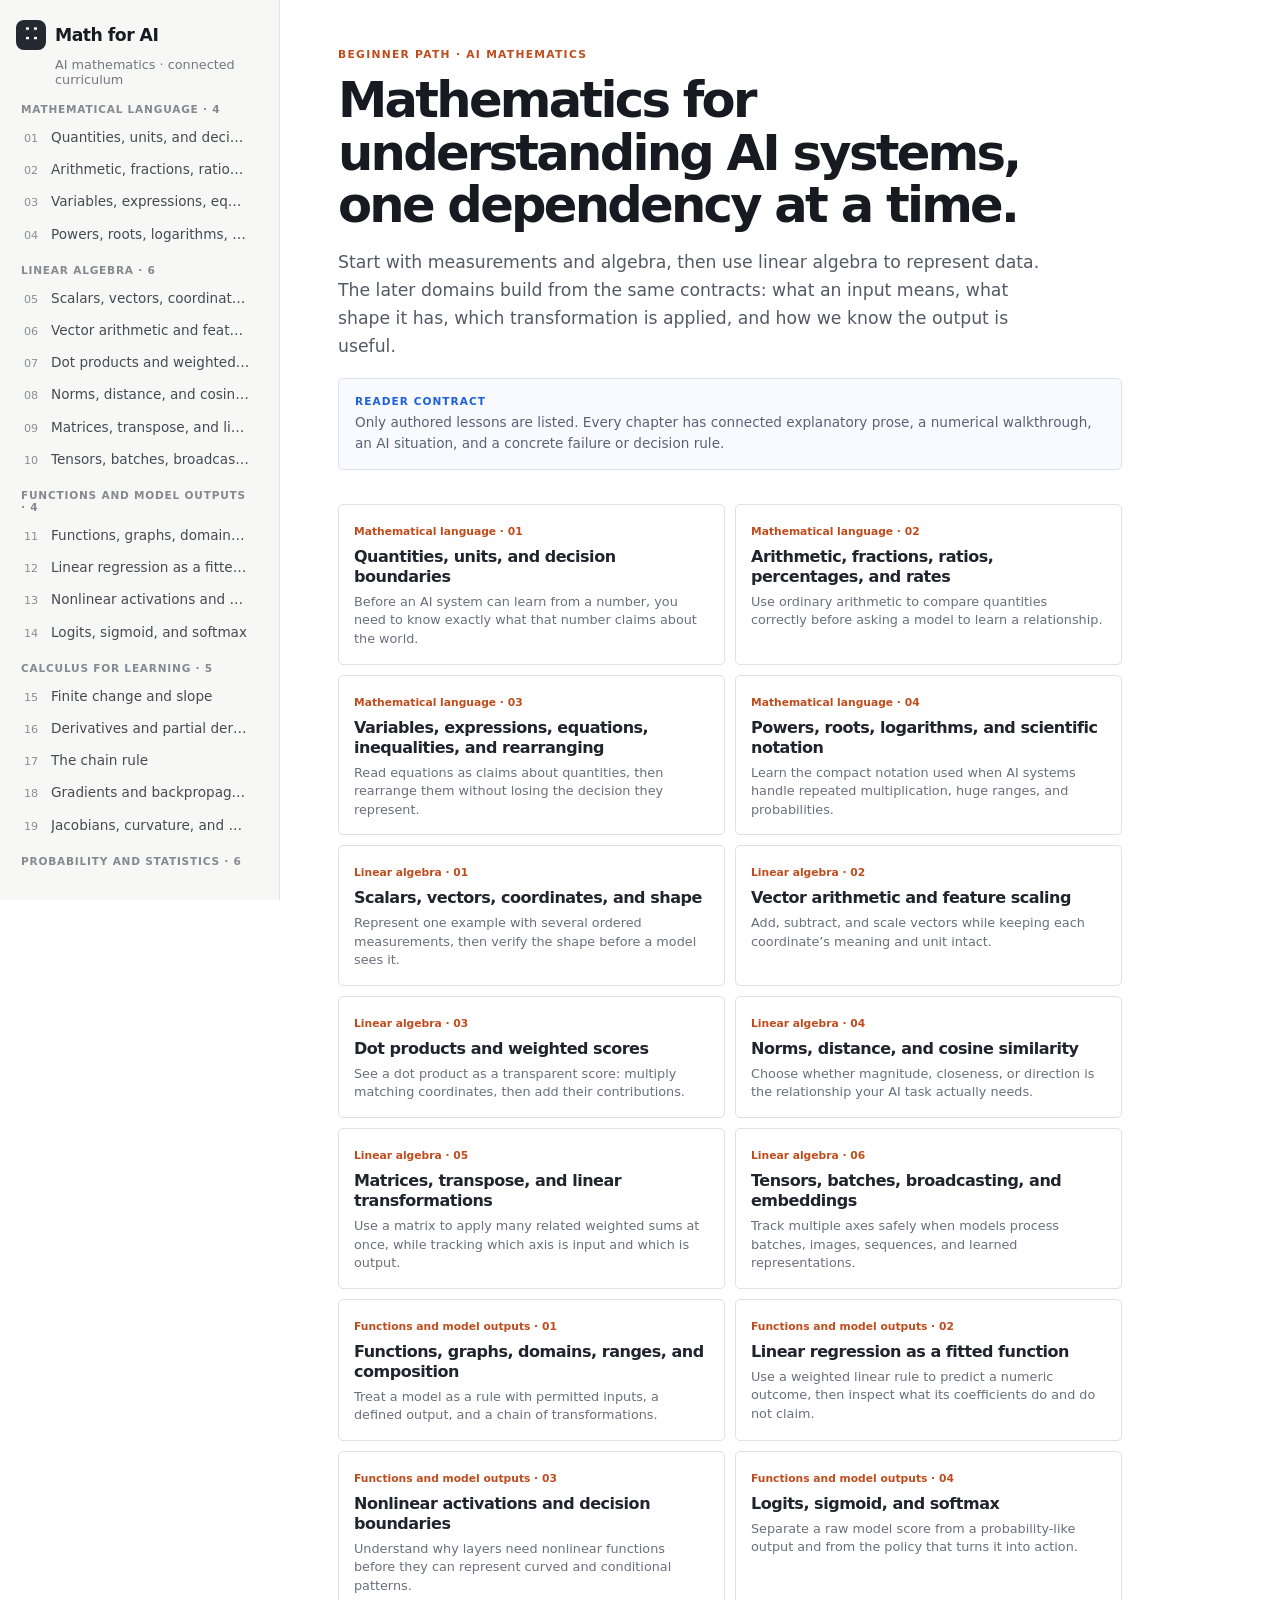
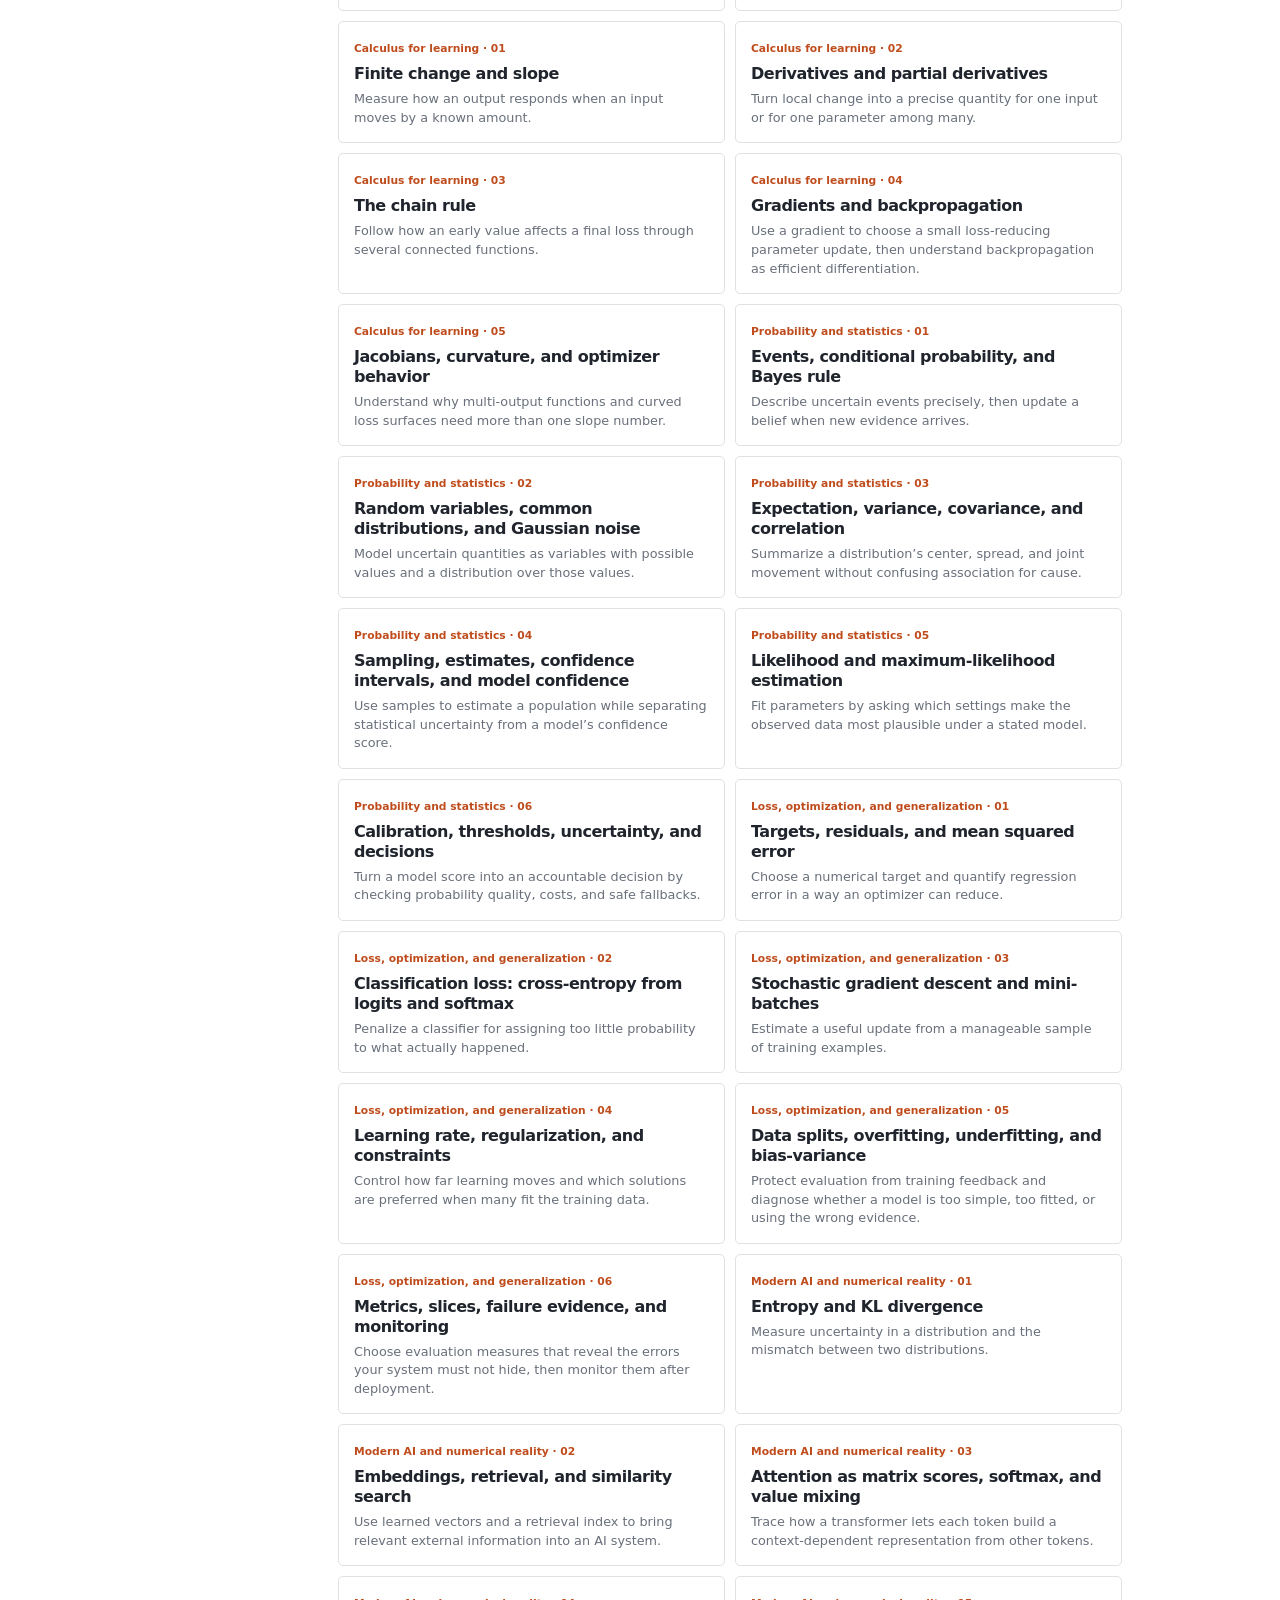
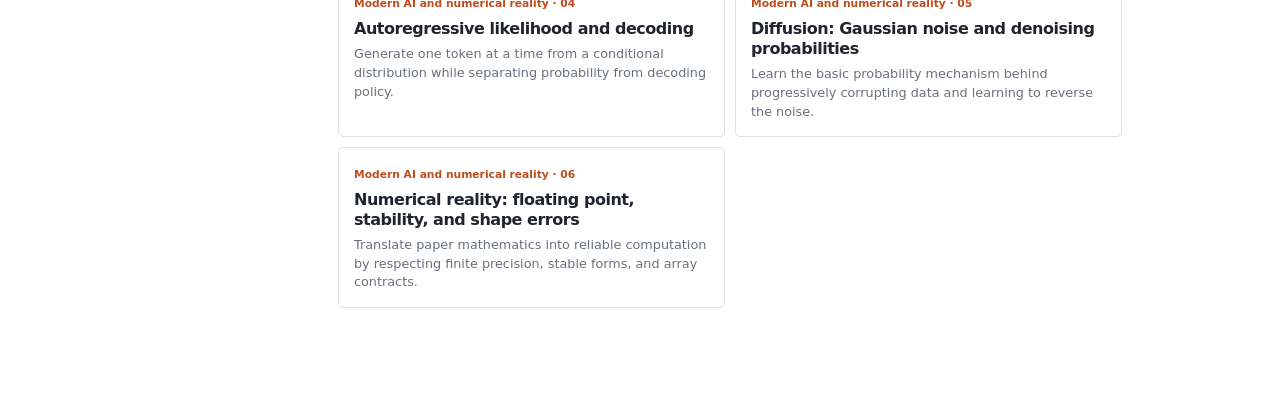
<file: index.html>
<!doctype html>
<html lang="en">
  <head>
    <meta charset="utf-8" />
    <meta name="viewport" content="width=device-width, initial-scale=1" />
    <meta name="theme-color" content="#ffffff" />
    <title>Math for AI</title>
    <link rel="stylesheet" href="style.css" />
    <link rel="stylesheet" href="reader-overrides.css" />
  </head>
  <body>
    <div id="app"></div>
    <script type="module" src="app.js"></script>
  </body>
</html>
</file>
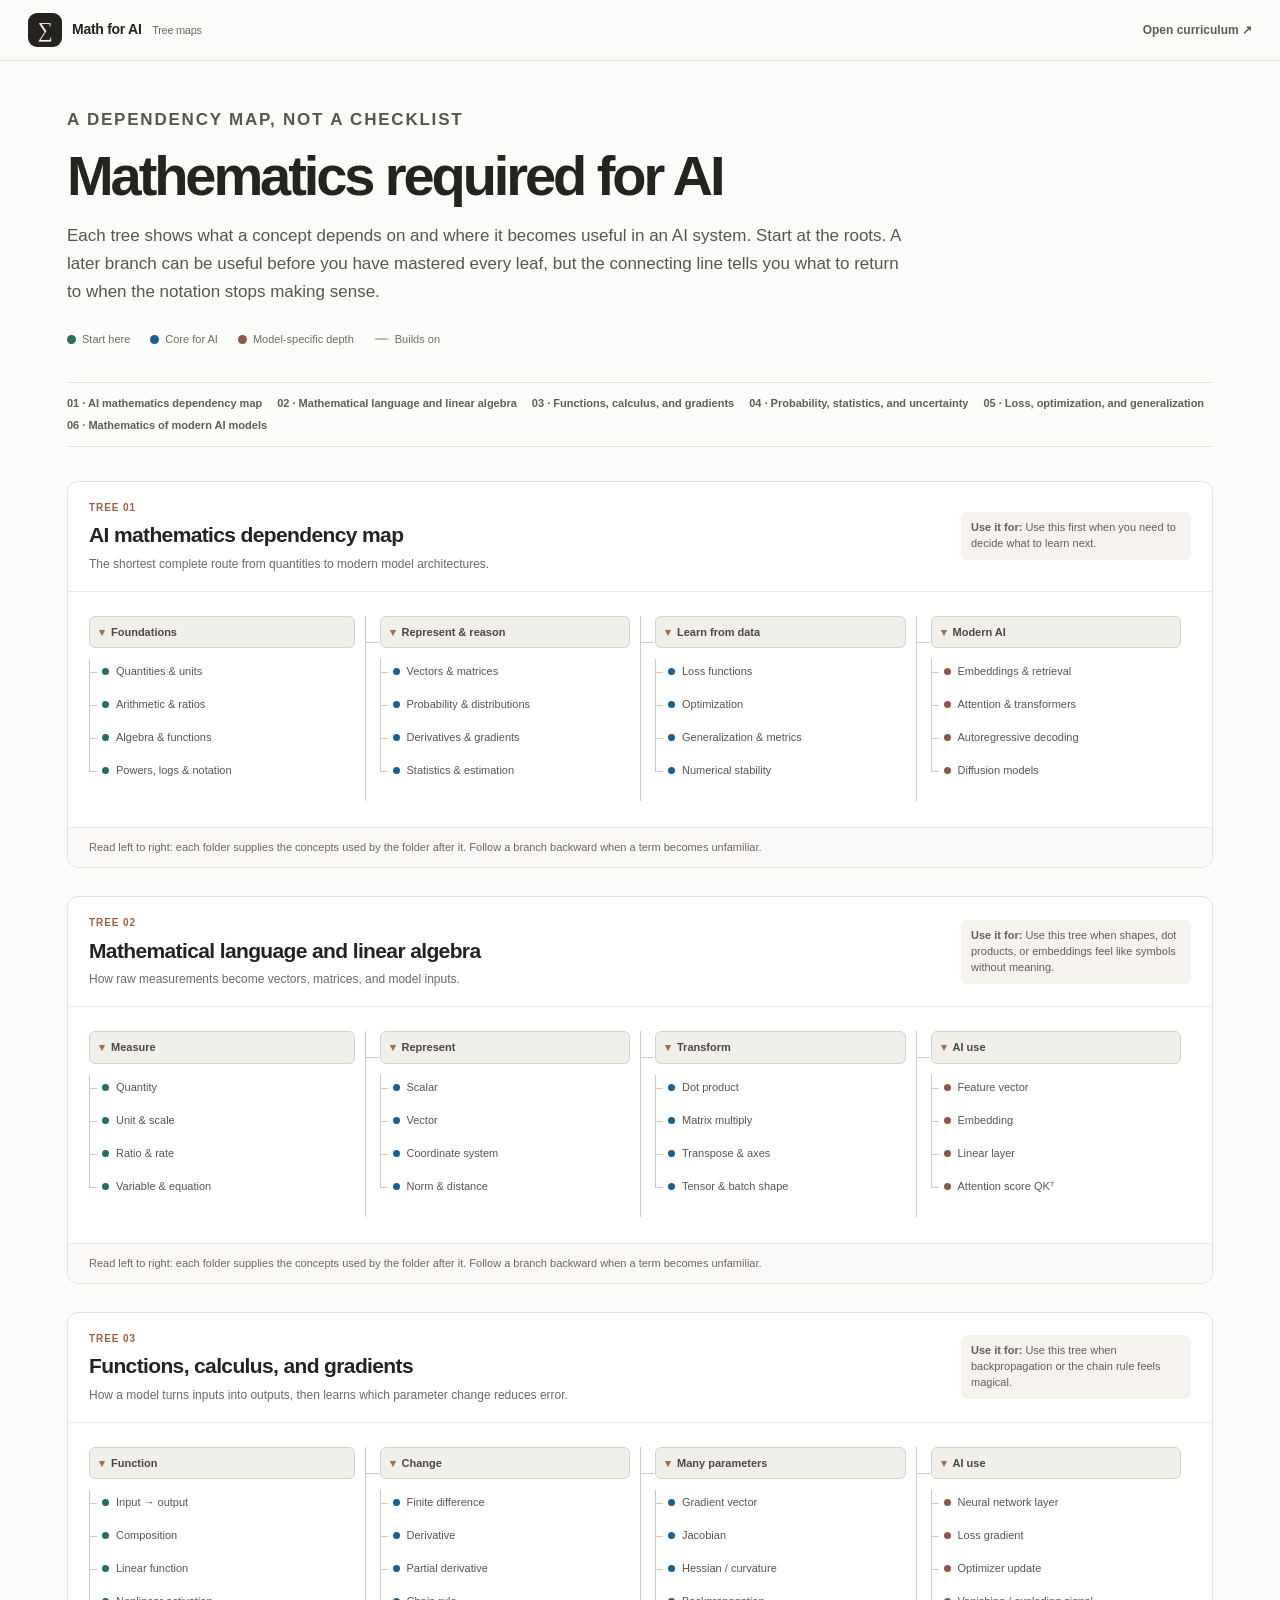
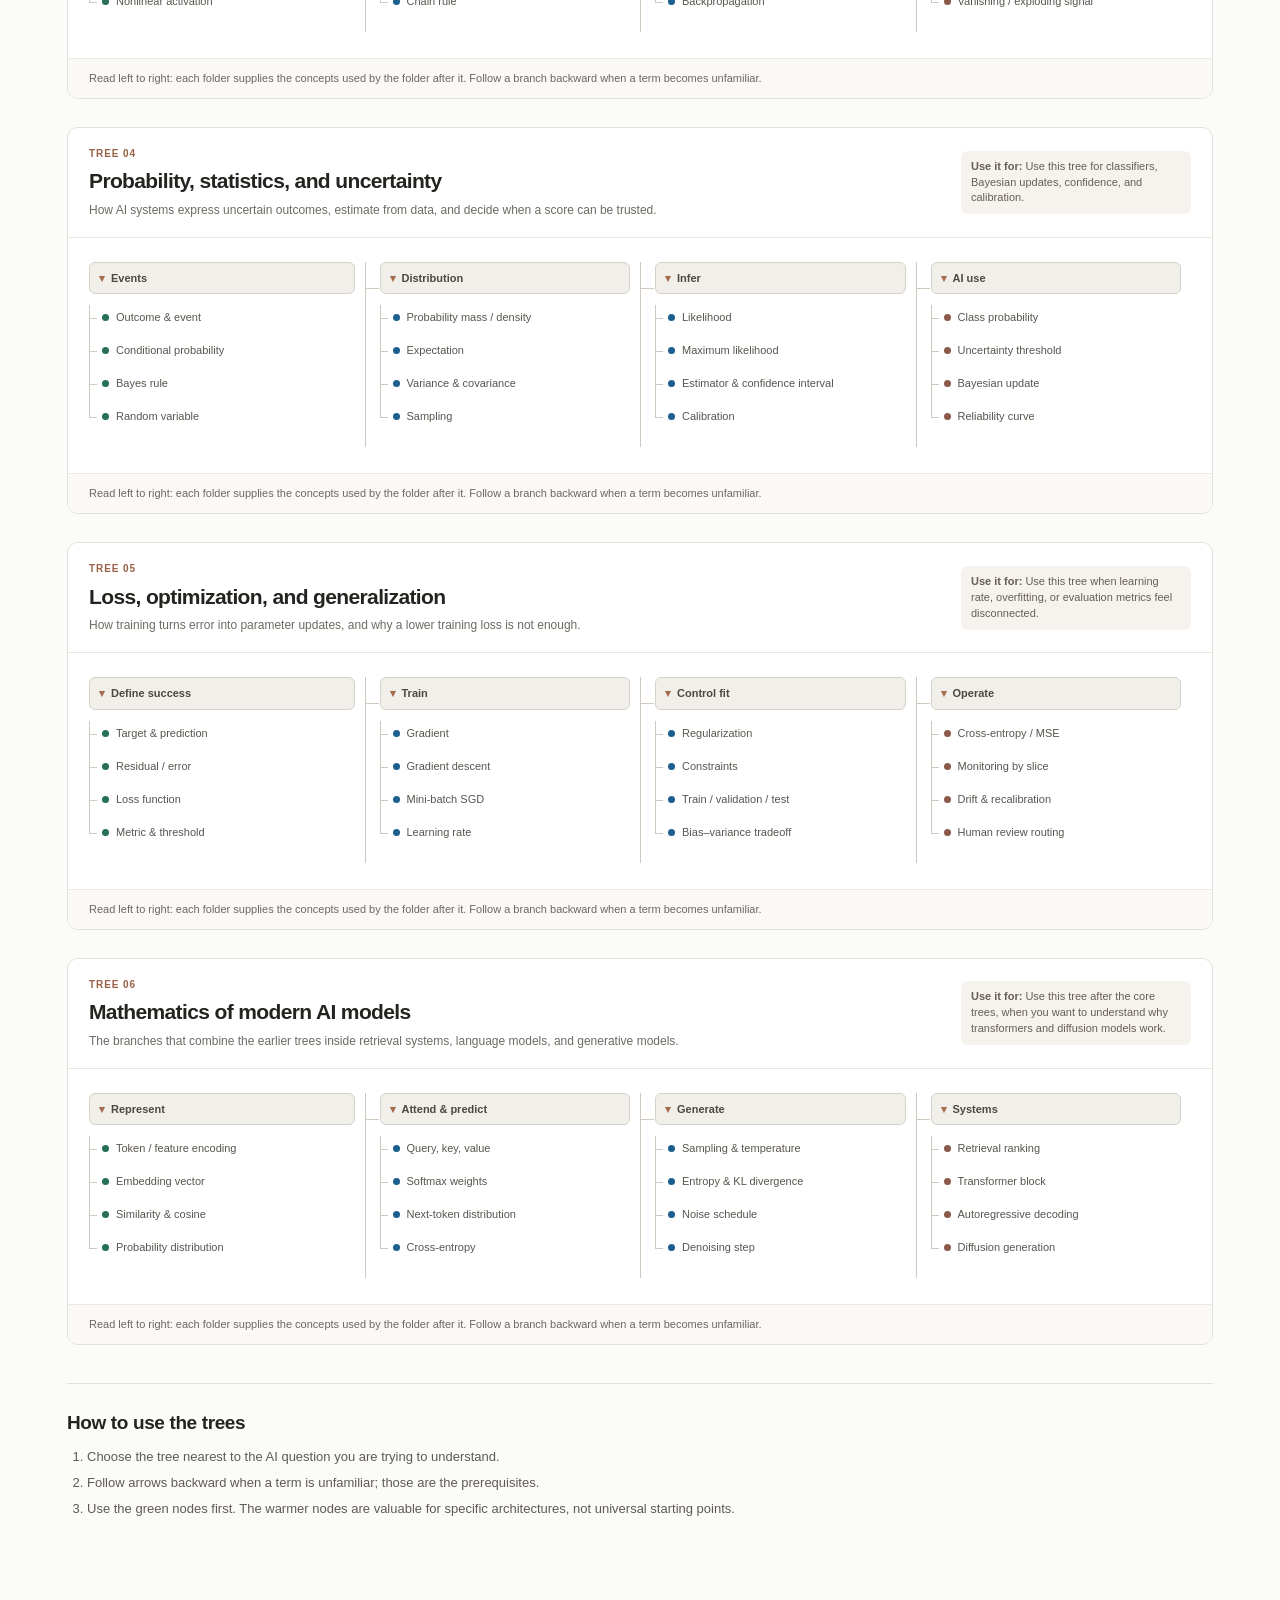
<file: ai-math-trees/index.html>
<!doctype html>
<html lang="en">
<head>
  <meta charset="utf-8">
  <meta name="viewport" content="width=device-width, initial-scale=1">
  <meta name="theme-color" content="#fbfbfa">
  <meta name="description" content="A visual dependency map of the mathematics required to understand AI.">
  <title>AI Mathematics · Tree Maps</title>
  <link rel="stylesheet" href="styles.css?v=1">
</head>
<body>
  <header class="site-header">
    <a class="brand" href="/math/" aria-label="Math for AI home"><span class="brand-mark" aria-hidden="true">∑</span><span>Math for AI <small>Tree maps</small></span></a>
    <a class="reader-link" href="/math/">Open curriculum <span aria-hidden="true">↗</span></a>
  </header>
  <main>
    <section class="intro">
      <p class="eyebrow">A dependency map, not a checklist</p>
      <h1>Mathematics required for AI</h1>
      <p>Each tree shows what a concept depends on and where it becomes useful in an AI system. Start at the roots. A later branch can be useful before you have mastered every leaf, but the connecting line tells you what to return to when the notation stops making sense.</p>
      <div class="legend" aria-label="Diagram legend"><span><i class="root"></i>Start here</span><span><i class="core"></i>Core for AI</span><span><i class="advanced"></i>Model-specific depth</span><span><i class="edge"></i>Builds on</span></div>
    </section>
    <nav class="tree-nav" id="tree-nav" aria-label="Mathematics maps"></nav>
    <section class="tree-list" id="tree-list" aria-live="polite"></section>
    <section class="how-to-read">
      <h2>How to use the trees</h2>
      <ol>
        <li>Choose the tree nearest to the AI question you are trying to understand.</li>
        <li>Follow arrows backward when a term is unfamiliar; those are the prerequisites.</li>
        <li>Use the green nodes first. The warmer nodes are valuable for specific architectures, not universal starting points.</li>
      </ol>
    </section>
  </main>
  <script src="diagrams/tree-data.js?v=1"></script>
  <script src="diagrams/render-trees.js?v=1"></script>
  <script src="app.js?v=1"></script>
</body>
</html>
</file>
<file: style.css>
:root{font-family:Inter,ui-sans-serif,system-ui,-apple-system,BlinkMacSystemFont,"Segoe UI",sans-serif;color:#20242c;background:#fff;font-synthesis:none}*{box-sizing:border-box}html{scroll-behavior:auto}body{margin:0;min-width:320px}.shell{display:flex;min-height:100vh}.sidebar{position:sticky;top:0;display:grid;grid-template-rows:auto auto minmax(0,1fr) auto;width:306px;height:100vh;flex:0 0 306px;overflow:hidden;background:#f7f7f5;border-right:1px solid #e2e2df;padding:20px 16px 18px}.brand{display:inline-flex;align-items:center;gap:9px;color:#171a20;font-size:1.08rem;font-weight:780;letter-spacing:-.03em;text-decoration:none}.brand-mark{display:grid;place-items:center;width:30px;height:30px;border-radius:7px;background:#1c61d7;color:#fff;font:700 1.15rem Georgia,serif}.sub{margin:8px 0 17px 39px;color:#737780;font-size:.8rem}.lesson-list{min-height:0;overflow-y:auto;overflow-anchor:none;padding-right:5px}.phase{border-bottom:1px solid #e3e3e0;margin-bottom:7px;padding-bottom:7px}.phase-label{color:#777b82;font-size:.66rem;font-weight:800;letter-spacing:.09em;margin:9px 5px 5px;text-transform:uppercase}.lesson-link{display:flex;gap:9px;border-radius:5px;color:#454a53;font-size:.86rem;line-height:1.34;padding:8px 7px;text-decoration:none}.lesson-link:hover{background:#fff}.lesson-link.active{background:#eaf0fe;color:#174ebc;font-weight:700}.lesson-num{color:#8a8e95;font-size:.7rem;min-width:19px;padding-top:2px}.sidebar-foot{border-top:1px solid #dededb;color:#70747b;font-size:.74rem;line-height:1.45;margin-top:12px;padding:12px 5px 0}.main{width:min(900px,calc(100% - 306px));padding:48px 58px 100px}.home,.lesson{max-width:800px}.eyebrow{color:#bf4c1c;font-size:.67rem;font-weight:850;letter-spacing:.12em;margin:0 0 13px;text-transform:uppercase}h1{color:#171a20;font-size:clamp(2.1rem,4.4vw,3.1rem);letter-spacing:-.055em;line-height:1.06;margin:0 0 15px}h2{border-top:1px solid #e1e3e7;color:#20242c;font-size:1.45rem;letter-spacing:-.03em;line-height:1.25;margin:31px 0 10px;padding-top:25px}h3{color:#282d36;font-size:1rem;margin:18px 0 6px}.lede{color:#545a65;font-size:1.08rem;line-height:1.62;max-width:720px}.meta{display:flex;flex-wrap:wrap;gap:14px;border-bottom:1px solid #e1e3e7;color:#838791;font-size:.74rem;margin:23px 0 28px;padding-bottom:16px}.prose{color:#30353d;font-size:1rem;line-height:1.63}.prose p{margin:0 0 12px}.prose strong{color:#20242c}.prose ul{margin:5px 0 13px;padding-left:1.25rem}.prose li{margin:5px 0}.path-card,.equation,.check,.flow{border:1px solid #dce2eb;border-radius:5px;margin:17px 0}.path-card{background:#f8faff;padding:16px}.path-card b{color:#1c61d7;display:block;font-size:.66rem;letter-spacing:.1em;margin-bottom:5px}.path-card p{color:#586273;font-size:.85rem;line-height:1.5;margin:0}.equation{background:#fff;padding:15px 17px}.equation-label{color:#1c61d7;font-size:.65rem;font-weight:850;letter-spacing:.1em;text-transform:uppercase}.equation-main{color:#1d2533;font-family:ui-monospace,SFMono-Regular,Menlo,monospace;font-size:1.12rem;font-weight:650;margin:8px 0}.equation p{color:#677080;font-size:.82rem;line-height:1.45;margin:0}.flow{display:grid;grid-template-columns:repeat(4,minmax(0,1fr));overflow:hidden}.flow-step{border-right:1px solid #dce2eb;padding:12px;position:relative}.flow-step:last-child{border-right:0}.flow-step:not(:last-child)::after{color:#1c61d7;content:'→';position:absolute;right:-6px;top:50%;transform:translateY(-50%);z-index:1}.flow-step span{color:#1c61d7;display:block;font-size:.65rem;font-weight:850}.flow-step b{color:#242a34;display:block;font-size:.83rem;margin:4px 0}.flow-step small{color:#657083;display:block;font-size:.72rem;line-height:1.35}.check{border-left:3px solid #d5531b;background:#f7f8fa;padding:14px 16px}.check b{color:#ad4017;display:block;font-size:.67rem;letter-spacing:.09em;margin-bottom:5px}.check p{color:#4e5662;font-size:.84rem;line-height:1.5;margin:0}.home-grid{display:grid;grid-template-columns:repeat(2,minmax(0,1fr));gap:10px;margin-top:34px}.home-card{border:1px solid #dfe1e5;border-radius:5px;color:#2b3038;padding:15px;text-decoration:none}.home-card:hover{border-color:#9db9ef;background:#fbfcff}.home-card span{color:#bf4c1c;font-size:.67rem;font-weight:850}.home-card h2{border:0;font-size:1rem;margin:8px 0 6px;padding:0}.home-card p{color:#69707b;font-size:.8rem;line-height:1.45;margin:0}.drawer,.mobile-bar,.scrim{display:none}@media(max-width:820px){.shell{display:block}.drawer{display:grid;gap:4px;place-content:center;position:fixed;z-index:30;top:10px;left:12px;width:32px;height:32px;border:0;background:transparent}.drawer i{display:block;width:20px;height:2px;background:#252931}.mobile-bar{display:flex;align-items:center;justify-content:space-between;height:54px;border-bottom:1px solid #e2e2df;padding:0 17px 0 54px}.mobile-bar .brand{font-size:1rem}.mobile-bar small{color:#69707b}.sidebar{position:fixed;z-index:40;top:0;left:0;width:min(320px,calc(100vw - 42px));height:100dvh;transform:translateX(-105%);transition:transform .18s ease;box-shadow:8px 0 28px rgba(17,22,31,.17)}.sidebar.open{transform:translateX(0)}.scrim.show{display:block;position:fixed;z-index:35;inset:0;background:rgba(17,22,31,.32)}.main{width:100%;padding:32px 20px 76px}.flow{grid-template-columns:1fr}.flow-step{border-bottom:1px solid #dce2eb;border-right:0}.flow-step:last-child{border-bottom:0}.flow-step:not(:last-child)::after{bottom:-11px;left:50%;right:auto;top:auto;transform:translateX(-50%) rotate(90deg)}.home-grid{grid-template-columns:1fr}h1{font-size:2.25rem}.prose{font-size:.97rem}}
</file>
<file: reader-overrides.css>
/* Quieter identity and navigation hierarchy. */
.brand-mark {
  background: #242830;
  border-radius: 8px;
  color: transparent;
  font-size: 0;
}

.brand-mark::before {
  color: #fff;
  content: '∷';
  font-family: Georgia, serif;
  font-size: 1.45rem;
  font-weight: 400;
  line-height: 1;
  transform: rotate(90deg);
}

.phase-label {
  color: #858990;
  font-weight: 650;
  letter-spacing: .075em;
}

/* Bring the Math sidebar closer to the compact Rust navigation treatment. */
.sidebar {
  width: 280px;
  flex-basis: 280px;
  padding: 20px 16px 28px;
}

.sub {
  margin: 7px 0 16px 39px;
}

.phase {
  border-bottom: 0;
  margin-bottom: 14px;
  padding-bottom: 0;
}

.phase-label {
  margin: 0 5px 6px;
}

.lesson-link {
  align-items: baseline;
  border-radius: 6px;
  font-size: .85rem;
  gap: 8px;
  padding: 7px 8px;
  white-space: nowrap;
}

.lesson-link > span:last-child {
  overflow: hidden;
  text-overflow: ellipsis;
}

.lesson-link.active {
  background: #e6edfc;
}

.sidebar-foot {
  display: none;
}

/* Lessons begin with the concept itself, not repeated navigation metadata. */
.lesson > .lede,
.lesson > .meta,
.lesson > .eyebrow {
  display: none;
}

.lesson > h1 {
  font-size: 1.9rem;
  font-weight: 700;
  letter-spacing: -.035em;
  line-height: 1.16;
  margin-bottom: 28px;
}

@media (max-width: 820px) {
  .sidebar {
    width: min(300px, calc(100vw - 42px));
  }
}
</file>
<file: ai-math-trees/styles.css>
:root{--ink:#24231f;--muted:#6d6a62;--faint:#8d8980;--line:#e4e1da;--panel:#fff;--page:#fbfbfa;--folder:#f0efe9;--folder-border:#d7d2c7;--root:#276f56;--core:#1b5f8f;--advanced:#89594a;font-family:Inter,-apple-system,BlinkMacSystemFont,"Segoe UI",Arial,sans-serif;color-scheme:light}
*{box-sizing:border-box}html{scroll-behavior:smooth}body{background:var(--page);color:var(--ink);margin:0;line-height:1.55}.site-header{align-items:center;background:rgba(251,251,250,.96);border-bottom:1px solid var(--line);display:flex;height:61px;justify-content:space-between;padding:0 28px;position:sticky;top:0;z-index:20;backdrop-filter:blur(10px)}.brand{align-items:center;color:var(--ink);display:flex;font-size:14px;font-weight:700;gap:10px;letter-spacing:-.02em;text-decoration:none}.brand small{color:var(--muted);font-size:11px;font-weight:500;margin-left:7px}.brand-mark{align-items:center;background:#24231f;border-radius:9px;color:#f4ebdf;display:flex;font-family:Georgia,serif;font-size:21px;font-weight:400;height:34px;justify-content:center;width:34px}.reader-link{color:#625b53;font-size:12px;font-weight:600;text-decoration:none}.reader-link:hover{text-decoration:underline;text-underline-offset:3px}main{margin:0 auto;max-width:1200px;padding:45px 27px 95px}.intro{max-width:850px}.eyebrow{color:#81553f;font-size:10px;font-weight:800;letter-spacing:.105em;text-transform:uppercase}.intro h1{font-size:clamp(34px,4.6vw,56px);font-weight:650;letter-spacing:-.055em;line-height:1.08;margin:12px 0 15px}.intro>p{color:#59564f;font-size:17px;line-height:1.65;margin:0}.legend{display:flex;flex-wrap:wrap;gap:9px 20px;margin:25px 0 0}.legend span{align-items:center;color:#716c64;display:flex;font-size:11px;gap:6px}.legend i{border-radius:50%;display:inline-block;height:9px;width:9px}.legend .root{background:var(--root)}.legend .core{background:var(--core)}.legend .advanced{background:var(--advanced)}.legend .edge{background:#bab5ac;height:2px;width:15px}.tree-nav{border-bottom:1px solid var(--line);border-top:1px solid var(--line);display:flex;flex-wrap:wrap;gap:5px 15px;margin:34px 0 34px;padding:12px 0}.tree-nav a{color:#625d55;font-size:11px;font-weight:650;text-decoration:none}.tree-nav a:hover{color:#83533d;text-decoration:underline;text-underline-offset:3px}.tree-list{display:grid;gap:28px}.tree-section{background:var(--panel);border:1px solid var(--line);border-radius:11px;overflow:hidden;scroll-margin-top:82px}.tree-header{border-bottom:1px solid #ebe8e1;display:flex;flex-wrap:wrap;gap:12px;justify-content:space-between;padding:18px 21px}.tree-number{color:#986247;font-size:10px;font-weight:800;letter-spacing:.09em}.tree-header h2{font-size:21px;font-weight:680;letter-spacing:-.03em;margin:4px 0 3px}.tree-header p{color:var(--muted);font-size:12px;line-height:1.5;margin:0;max-width:630px}.tree-use{align-self:center;background:#f6f3ee;border-radius:7px;color:#665e55;font-size:11px;line-height:1.45;max-width:230px;padding:8px 10px}.folder-tree{display:grid;gap:0;grid-template-columns:repeat(4,minmax(0,1fr));padding:24px 21px 26px}.branch{border-left:1px solid #cfc9bf;min-width:0;padding:0 10px 10px 14px;position:relative}.branch:first-child{border-left:0;padding-left:0}.branch:not(:first-child)::before{background:#cfc9bf;content:"";height:1px;left:-1px;position:absolute;top:26px;width:14px}.folder-label{align-items:center;background:var(--folder);border:1px solid var(--folder-border);border-radius:6px;color:#4d4840;display:flex;font-size:11px;font-weight:760;gap:6px;line-height:1.3;margin-bottom:11px;padding:8px 9px}.folder-label::before{color:#a66a4c;content:"▾";font-size:11px}.node-list{list-style:none;margin:0;padding:0}.node{align-items:flex-start;color:#59554e;display:flex;font-size:11px;gap:7px;line-height:1.35;min-height:33px;padding:5px 0 5px 13px;position:relative}.node::before{border-bottom:1px solid #cfc9bf;content:"";height:0;left:0;position:absolute;top:13px;width:8px}.node::after{border-left:1px solid #cfc9bf;bottom:0;content:"";left:0;position:absolute;top:0}.node:last-child::after{bottom:auto;height:14px}.node i{border-radius:50%;display:inline-block;flex:0 0 7px;height:7px;margin-top:4px;width:7px}.node.root i{background:var(--root)}.node.core i{background:var(--core)}.node.advanced i{background:var(--advanced)}.node span{min-width:0}.tree-foot{background:#faf9f7;border-top:1px solid #ede9e3;color:#6d675f;font-size:11px;line-height:1.55;padding:11px 21px}.how-to-read{border-top:1px solid var(--line);margin-top:38px;padding-top:24px}.how-to-read h2{font-size:19px;letter-spacing:-.02em;margin:0 0 8px}.how-to-read ol{color:#5f5a52;font-size:13px;line-height:1.65;margin:0;padding-left:20px}.how-to-read li{margin:5px 0}@media(max-width:900px){.folder-tree{grid-template-columns:repeat(2,minmax(0,1fr));row-gap:12px}.branch:nth-child(3){border-left:0;padding-left:0}.branch:nth-child(3)::before{display:none}}@media(max-width:600px){.site-header{padding:0 17px}.reader-link{display:none}main{padding:31px 16px 65px}.intro h1{font-size:36px}.intro>p{font-size:15px}.tree-nav{gap:9px 14px}.tree-header{padding:16px}.tree-header h2{font-size:19px}.tree-use{max-width:none;width:100%}.folder-tree{display:block;padding:17px 16px}.branch{border-left:1px solid #cfc9bf!important;margin:0 0 11px!important;padding-left:14px!important}.branch:first-child{padding-left:14px!important}.branch:first-child::before{background:#cfc9bf;content:"";height:1px;left:-1px;position:absolute;top:26px;width:14px}.tree-foot{padding:11px 16px}.node{font-size:12px}}
</file>
